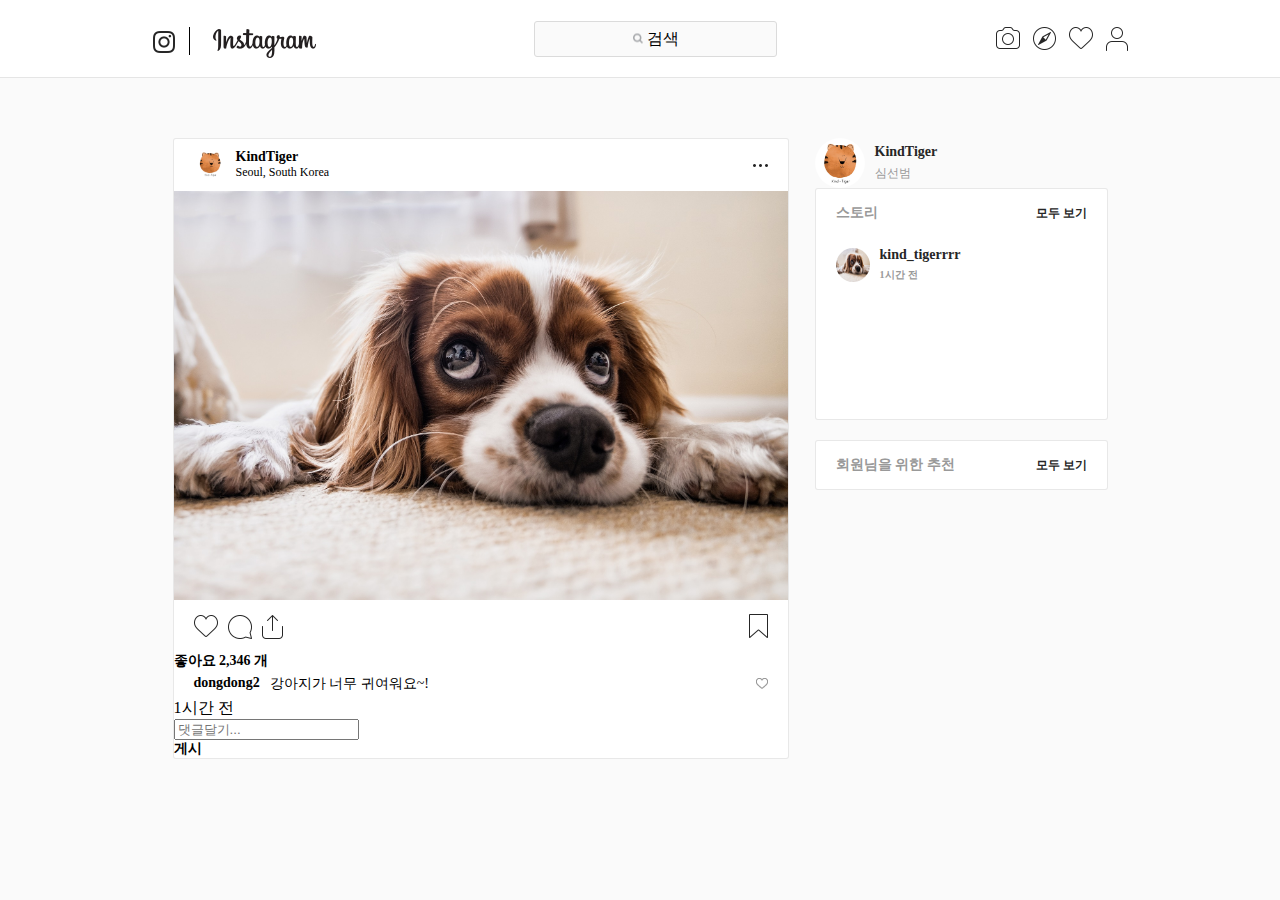
<file: index.html>
<!DOCTYPE html>
<html lang="en">
<head>
    <meta charset="UTF-8">
    <meta name="viewport" content="width=device-width, user-scalable=no, initial-scale=1.0, maximum-scale=1.0, minimum-scale=1.0">
    <title>Title</title>
    <line rel="stylesheet" href="css/reset.css">
    <link rel="stylesheet" href="css/style.css">
    <script src="js/main.js"></script>
</head>
<body>
    <section id="container">
        <header id="header">
            <section class="inner">
                <h1 class="logo">
                    <a href="index.html">
                        <div class="sprite_insta_icon"></div>
                        <div class="sprite_write_logo"></div>
                    </a>
                </h1>

                <div class="search_box">
                    <input type="text" placeholder="검색" id="search-field">
                    <div class="fake_field">
                        <span class="sprite_small_search_icon"></span>
                        <span>검색</span>
                    </div>
                </div>

                <div class="right_icons">
                    <div class="sprite_camera_icon"></div>
                    <div class="sprite_compass_icon"></div>
                    <div class="sprite_heart_icon_outline"></div>
                    <div class="sprite_user_icon_outline"></div>
                </div>
            </section>
        </header>

        <!-- **표시까지 반복 -->
        <div class="hidden_menu">
            <div class="scroll_inner">
                <div class="user">
                    <div class="thumb_img"><img src="imgs/thumb.jpeg" alt="프로필사진"></div>
                    <div class="id">kindtigerrr</div>
                </div>
            </div>
        </div>
        <!-- ** -->

        <section id="main_container">
            <div class="inner">
                <div class="contents_box">
                    <article class="contents">
                        <header class="top">
                            <div class="user_container">
                                <div class="profile_img">
                                    <img src="imgs/thumb.jpeg" alt="프로필이미지">
                                </div>
                                <div class="user_name">
                                    <div class="nick_name m_text">KindTiger</div>
                                    <div class="country s_text">Seoul, South Korea</div>
                                </div>
                            </div>
                            <div class="sprite_more_icon" data-name="more"></div>
                        </header>

                        <div class="img_section">
                            <div class="trans_inner">
                                <div>
                                    <img src="imgs/img_section/img01.jpg" alt="visual01">
                                </div>
                            </div>
                        </div>

                        <div class="bottom_icons">
                            <div class="left_icons">
                                <div class="heart_btn">
                                    <div class="sprite_heart_icon_outline" name="39" date-name="heartbeat"></div>
                                </div>
                                <div class="sprite_bubble_icon"></div>
                                <div class="sprite_share_icon" data-name="share"></div>
                            </div>
                            <div class="right_icon">
                                <div class="sprite_bookmark_outline" data-name="bookmark"></div>
                            </div>
                        </div>

                        <div class="lieks m_text">
                            좋아요
                            <span id="count">2,346</span>
                            개
                        </div>

                        <div class="comment_container">
                            <div class="comment">
                                <div class="nick_name m_text">dongdong2</div>
                                <div>강아지가 너무 귀여워요~!</div>
                            </div>
                            <div class="small_heart">
                                <div class="sprite_small_heart_icon_outline"></div>
                            </div>
                        </div>

                        <div class="timer">1시간 전</div>

                        <div class="comment_filed">
                            <input type="text" placeholder="댓글달기...">
                            <div class="upload_btn m_text">게시</div>
                        </div>
                    </article>
                </div>

                <div class="side_box">
                    <div class="user_profile">
                        <div class="profile_thumb">
                            <img src="imgs/thumb.jpeg" alt="프로필사진">
                        </div>
                        <div class="detail">
                            <div class="id m_text">KindTiger</div>
                            <div class="ko_name">심선범</div>
                        </div>
                    </div>

                    <article class="story">
                        <header class="story_header">
                            <div>스토리</div>
                            <div class="more">모두 보기</div>
                        </header>
                        <div class="scroll_inner">
                            <div class="thumb_user">
                                <!-- **표시까지 반복 -->
                                <div class="profile_thumb">
                                    <img src="imgs/thumb02.jpg" alt="프로필사진">    
                                </div>
                                <div class="detail">
                                    <div class="id">kind_tigerrrr</div>
                                    <div class="time">1시간 전</div>
                                </div>
                                <!-- ** -->
                            </div>
                        </div>
                    </article>
                    <article class="recommend">
                        <header class="reco_header">
                            <div>회원님을 위한 추천</div>
                            <div class="more">모두 보기</div>
                        </header>
                    </article>
                </div>
            </div>
        </section>
    </section>
    <script src="js/main.js"></script>
</body>
</html>
</file>
<file: css/style.css>
.sprite_insta_icon{
    display: inline-block;
	background: url('../imgs/background01.png') no-repeat -53px -235px;
	width: 22px;
	height: 22px;
}

.sprite_write_logo{
    display: inline-block;
	background: url('../imgs/background01.png') no-repeat -94px -72px;
	width: 103px;
	height: 29px;
}

.sprite_compass_icon{
    display: inline-block;
	background: url('../imgs/background01.png') no-repeat -130px -286px;
	width: 23px;
	height: 23px;
}

.sprite_user_icon_outline{
    display: inline-block;
	background: url('../imgs/background01.png') no-repeat -272px -182px;
	width: 22px;
	height: 24px;
}

.sprite_heart_icon_outline{
    display: inline-block;
	background: url('../imgs/background01.png') no-repeat -52px -261px;
	width: 24px;
	height: 22px;
}

.sprite_small_search_icon{
    display: inline-block;
	background: url('../imgs/background01.png') no-repeat -337px -246px;
	width: 10px;
	height: 10px;
}

.sprite_more_icon{
    display: inline-block;
	background: url('../imgs/background01.png') no-repeat -301px -218px;
	width: 15px;
	height: 3px;
}

.sprite_bubble_icon{
    display: inline-block;
	background: url('../imgs/background01.png') no-repeat -239px -202px;
	width: 24px;
	height: 24px;
}

.sprite_share_icon{
    display: inline-block;
	background: url('../imgs/background01.png') no-repeat -324px -52px;
	width: 21px;
	height: 24px;
}

.sprite_bookmark_outline{
    display: inline-block;
	background: url('../imgs/background01.png') no-repeat -237px -286px;
	width: 19px;
	height: 24px;
}

.sprite_bookmark_outline.on{
    display: inline-block;
	background: url('../imgs/background01.png') no-repeat -159px -286px;
	width: 19px;
	height: 24px;
}

.sprite_small_heart_icon_outline{
    display: inline-block;
	background: url('../imgs/background01.png') no-repeat -323px -274px;
	width: 12px;
	height: 11px;
}

.sprite_camera_icon{
    display: inline-block;
	background: url('../imgs/background01.png') no-repeat -271px -104px;
	width: 24px;
	height: 22px;
}

.sprite_insta_big_logo{
    display: inline-block;
	background: url('../imgs/background02.png') no-repeat -98px -150px;
	width: 175px;
	height: 51px;
}

.sprite_plus_icon{
    display: inline-block;
	background: url('../imgs/background01.png') no-repeat -187px -202px;
	width: 23px;
	height: 23px;
}

body{
    background: #fafafa;
}

#header{
    width: 100%; /* 공중에 뜨기 위함 */
    position: absolute; /* 가장 위에 올라가 있어야 하기 위함 */
    z-index: 999; /* absolute의 경우 최소 x축에서 1개 y축에서 1개의 값을 주어야 함 */
    left: 0;
    top: 0;
    background: white;
    border-bottom: 1px solid rgba(0,0,0,0.1);
}

#header.on{
    position: fixed; /* 상단에 고정되서 같이 움직임 */
}

#header .inner{ /* inner 안에 컨텐츠를 넣으면 안에 값이 들어옴 */
    width: 975px;
    height: 77px;
    margin: 0 auto; /* 가운데 정렬 */
    display: flex; /* 가로 배치 */
    justify-content: space-between; /* x축 정렬_공간을 자동으로 분배함 */
    align-items: center; /* y축 정렬 */
}

#header.on .inner{
    height: 52px;
}

#header .inner .logo > a{
    color: transparent; /* 배경색을 투명하게 만듬 */
}

#header .inner .logo div{
    vertical-align: middle;
}

#header .inner .logo .sprite_insta_icon{
    position: relative; /* after에게 위치 기준을 전달해주기 위함 */
    margin-right: 30px;
}

#header .inner .logo .sprite_insta_icon:after{
    content: ''; /* 공백을 받아옴 */
    width: 1px;
    height: 28px;
    background: #000;
    position: absolute; /* 부모를 기준으로 위치를 잡음 */
    right: -15px;
    top: -4px;
    transition: all .5s;
}

#header .search_box{
    position: relative; /* 기준점을 잡고 가로 배치 */
}

#search-field{
    width: 185;
    height: 28px;
    background: #fafafa;
    border: 1px solid #dbdbdb;
    border-radius: 3px;
    padding: 3px 30px; /* 위아래 양쪽 */
    color: #999;
    font-weight: 400;
    text-align: left; /* 글자 입력 시 왼쪽으로 보이도록 하기 위함 */
    font-size: 14px;
    outline: none; /* 포커스 했을 때 나타나는 파란선 */
}

#search-field::placeholder{ /* 콜론2개(::) - 속성선택자 */
    font-size: 0; /* 포커스가 되지 않을 때 검색 글자가 보이지 않도록 하기 위함 */
}

#search-field:focus::placeholder{
    font-size: 14px; /* 포커스 되었을 때 검색 글자가 보이도록 한다 */
}

#header .search_box .fake_field{
    position: absolute; /* 검색 창 위에 글자를 보이기 위함 */
    /* 가운데 배치하는 공식 */
    left: 50%;
    top: 50%;
    transform: translate(-50%, -50%);
    pointer-events: none; /* 검색을 눌렀을 때에는 포인터 인식이 안 됨 */
}

/* 물결(~) - 근처에 있는 fake_field */
#search-field:focus~.fake_field > span::nth-child(1){
    transform: translateX(-105px); /* 돋보기를 왼쪽으로 이동 */
}

#search-field:focus~.fake_field > span::nth-child(2){
    display: none; /* 포커스 되었을 때 글자 숨기기 */
}

#header .right_icons{
    width: 132px; /* 부모값 좌우값 고정 */
    display: flex;
    justify-content: space-between; /* x축 정렬_공간을 자동으로 분배함 */
}

#header .inner .logo div:nth-child(2){
    transform: translateY(2px);
    transition:all .5s;
}

#header.on .inner .logo .sprite_insta_icon:after{
    opacity:0;
}

#header.on .inner .logo div:nth-child(2){
    opacity:0;
} /* 아이콘 사라지게 하는 부분 */

#header .inner .logo .sprite_insta_icon{
    position: relative; /* after에게 위치 기준을 전달해주기 위함 */
    margin-right: 30px;
}

#main_container{
    padding-top: 130px;
    display: flex; /* 컨텐츠가 가운데에 위치할 수 있도록 함 */
    justify-content: center; /* x축 가운데 정렬 */
}

#main_container .inner{
    width: 935px;
    /* height: 500px; */
    /* background: red; */
    position: relative; /* 기준점을 inner로 변경하기 위함 */
}

.contents_box{

}

.contents{
    width: 614px;
    /* height: 500px; */
    border: 1px solid rgba(0,0,0,0.09);
    border-radius: 3px; /* 테두리를 둥글게 만듬 */
    margin-bottom: 60px; /* 다른 contents들이 밀려야 되기 때문에 사이에 여백을 준다 */
    background: white;
}

.contents .top{
    display: flex; /* 가로 배치 */
    justify-content: space-between; /* x축 정렬_공간을 자동으로 분배 */
    align-items: center;
    padding: 10px 20px; /* 위아래 양쪽 */
}

.contents .top .profile_img{
    width: 32px;
    height: 32px;
    border-radius: 50%; /* 테두리를 둥글게 설정 50% -> 원의 형태 */
    overflow: hidden; /* 자식이 크기가 넘치지 않도록 한다 */
    margin-right: 10px;
}

.contents .top .profile_img img{
    width: 100%; /* 100%가 없을 경우 이미지가 들어가지 않음 */
}

.contents .top .user_container{
    display: flex; /* 가로 배치 */
}

.m_text{
    font-size: 14px;
    font-weight: bold;
}

.s_text{
    font-size: 12px;
}

.contents .img_section{
    overflow: hidden; /* 자식이 부모의 크기를 넘기 않도록 한다 */
}

.contents .img_section img{
    width: 100%; /* 부모의 크기 100%를 받는다 */
}

.contents .bottom_icons{
    display: flex; /* 가로 배치 */
    justify-content: space-between; /* x축 정렬_공간을 자동으로 분배함 */
    align-items: center; /* y축 가운데 정렬 */
    padding: 10px 20px;
}

.contents .bottom_icons .left_icons{
    display: flex; /* 가로 배치 */
}

.contents .bottom_icons .left_icons > div{
    margin-right: 10px;
}

.heart_btn.on .sprite_heart_icon_outline{ /* on 클래스가 추가 된 경우 이미지를 변경 */
    background: url('../imgs/background01.png') no-repeat -26px -261px;
}

.contents .likes{
    padding: 5px 20px;
    color: #262626;
}

.contents .comment_container{
    display: flex; /* 가로 배치 */
    justify-content: space-between;
    align-items: center;
    padding: 5px 20px;
}

.contents .comment_container .comment{
    display: flex; /* 가로 배치 */
    font-size: 14px;
}

.contents .comment_container .comment .nick_name{
    margin-right: 10px; /* 아이디와 댓글 간의 거리 설정 */
}

.contenst .timer{
    font-size: 10px;
    letter-spacing: 0.2.px; /* 자간 조정 */
    color: #999;
    border-bottom: 1px solid rgba(0,0,0,0.09); /* 아래쪽 실선 추가 */
    padding: 10px 20px;
}

.contents .comment_field{
    min-height: 56px;
    padding: 0 20px;
    position: relative; /* 자식들이 absolute로 자리를 잡기 위함 */
}

.contents .comment_field input{
    width: 100%;
    height: 56px;
    border: none;
    outline: none;
    background: transparent; /* 투명하게 설정 */
}

.contents .comment_field input:focus ~ .upload_btn{
    pointer-events: initial; /* 포인터 이벤트 초기화 */
    opacity: 1;
}

.contents .comment_field .upload_btn{
    color: #3897f0;
    position: absolute;
    right: 20px;
    top: 50%;
    transform: translateY(-50%); /* y축으로 중앙 정렬 */
    cursor: pointer;
    pointer-events: none; /* 처음에는 클릭이 되지 않도록 한다 */
    opacity: 0.6;
}

.contents .bottom_icons .right_icon > div{
    cursor: pointer; /* 누를 수 있도록 하기 위함 */
}

.side_box{
    width: 293px;
    /* height: 300px; */
    /* background: rgba(255,0,0,0.16) */
    position: absolute; /* 부모를 갖는 기준점을 잡지 않으면 꼭대기까지 올라감 */
    right: 0;
    top: 0;
}

.side_box.on{
    position: fixed; /* 화면에 고정 */
    top: 80px;
}

.side_box .profile_thumb{
    width: 50px;
    height: 50px;
    border-radius: 50%;
    overflow: hidden; /* 이미지가 넘치지 않도록 한다 */
    margin-right: 10px;
}

.side_box .profile_thumb img{
    width: 100%;
    height: 100%;
}

.side_box .user_profile{
    display: flex; /* 가로 배치 */
    align-items: center;
    font-size: 14px;
    color: #262626;
}

.side_box .detail .id{
    margin-bottom: 5px;
}

.side_box .detail .ko_name{
    font-size: 12px;
    color: #999;
}

.side_box > article{
    border: 1px solid rgba(0,0,0,0.09);
    border-radius: 3px;
    margin-bottom: 20px;
    width: 291px;
    font-size: 14px;
    color: #262626;
    font-weight: bold;
    background: white;
}

.side_box > article > header{
    display: flex; /* 가로 배치 */
    align-items: center;
    justify-content: space-between;
    padding: 15px 20px;
    color: #999;
}

.side_box > article > header .more{
    font-size: 12px;
    color: #262626;
    cursor: pointer;
}

.thumb_user{
    display: flex;
    align-items: center;
    padding: 10px 20px;
}

.thumb_user .profile_thumb{
    width: 34px; /* 크기가 좀 더 작게 만듬 */
    height: 34px;
}

.thumb_user .time{
    font-size: 10px;
    letter-spacing: 0.2px;
    color: #999;
}

.side_box .scroll_inner{
    height: 182px;
    overflow-x: hidden; /* x축_자식이 부모 넘지 못하게 한다 */
    overflow-y: auto; /* 자동으로 스크롤을 보여주거나 숨김 */
    /* overflow: hidden auto; x축, y축 한 번에 설정 */
}

.hidden_menu{
    display: none;
    width: 600px;
    /* background: red; */
    position: absolute;
    left: 50%;
    transform: translateX(-50%); /* x축 가운데 정렬 */
    top: 100px;
    overflow: hidden; /* 자식들이 넘치지 않도록 한다 */
    border: 1px solid rgba(0,0,0,0.09);
    border-radius: 3px;
}

.hidden_menu .scroll_inner{
    height: 100px; /* 높이값을 자식에게 준다 */
    width: auto;
    overflow-x: auto; /* 항목이 많아질 경우 알아서 스크롤이 생성 */
    overflow-y: hidden;
    display: flex; /* 가로배치 */
    align-items: center;
    padding: 0 10px;
}

.hidden_menu .scroll_inner .user{
    width: 80px;
    height: 80px;
    display: flex;
    flex-direction: column; /* 가로 중앙 정렬을 세로 중앙 정렬로 변경 */
    align-itmes: center;
    margin-right: 15px;
    justify-content: space-between; /* 이미지는 위로 아이디는 아래로 설정 */
}

.hidden_menu .scroll_inner .user .id{
    font-size: 12px;
    color: #262626;
}

.hidden_menu .thumb_img{
    width: 56px;
    height: 56px;
    border-radius: 50%;
    overflow: hidden;
}

.hidden_menu .thumb_img img{
    width: 100%;
    height: 100%;
}

@media screen and (max-width:1000px){
    #header .inner{
        width: 97.5%;
    }

    #main_container{
        padding-top: 220px;
    }

    #main_container .inner{
        width: 93.5%;
    }

    .contents_box{ /* 사이드 박스 숨기기 */
        display: flex;
        flex-direction: column; /* 세로 배치 받도록 한다 */
        align-items: center; /* 왼쪽으로 치우쳐 지는 걸 방지 */
    }

    .side_box{ /* 사이드 박스 숨기기 */
        display: none;
    }

    .hidden_menu{
        display: block;
    }
}

@media screen and (max-width:650px){
    #header .search_box {
        display: none;
    }

    .hidden_menu{
        width: 95%
    }
}
</file>
